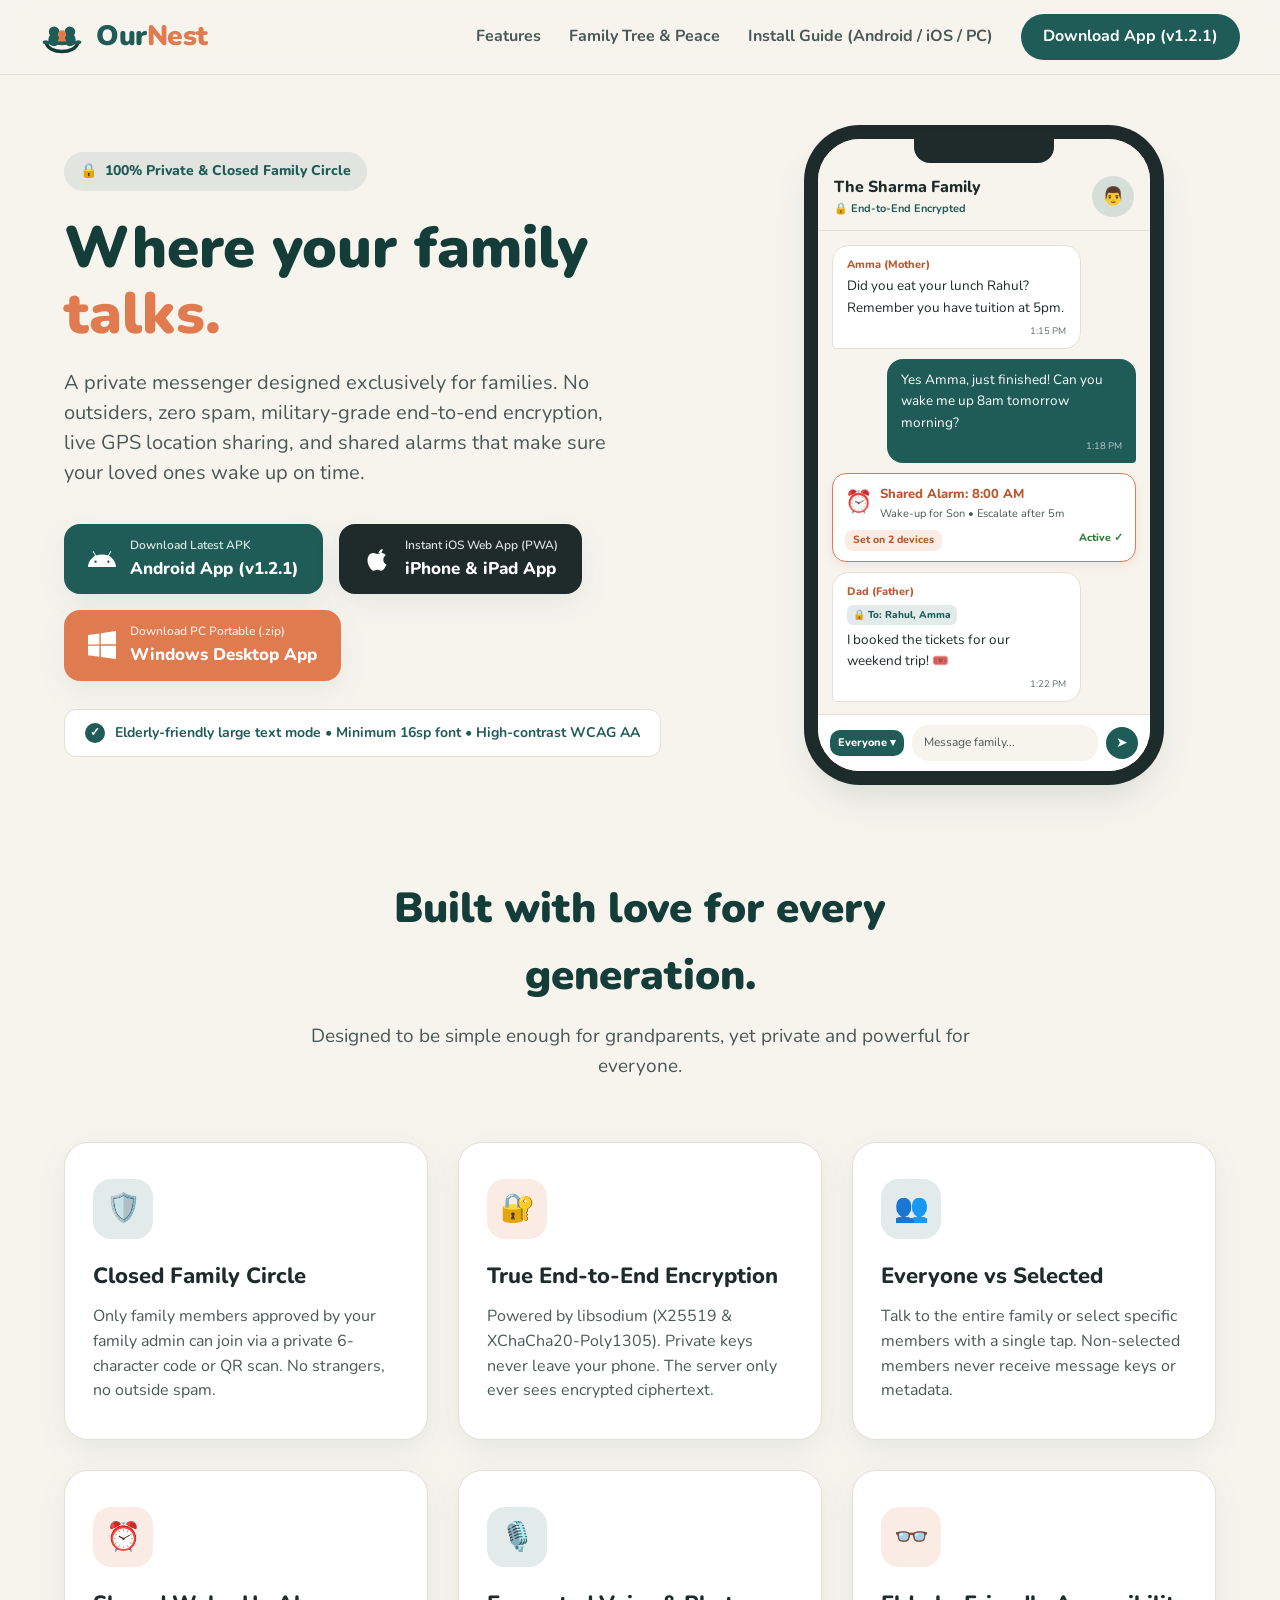
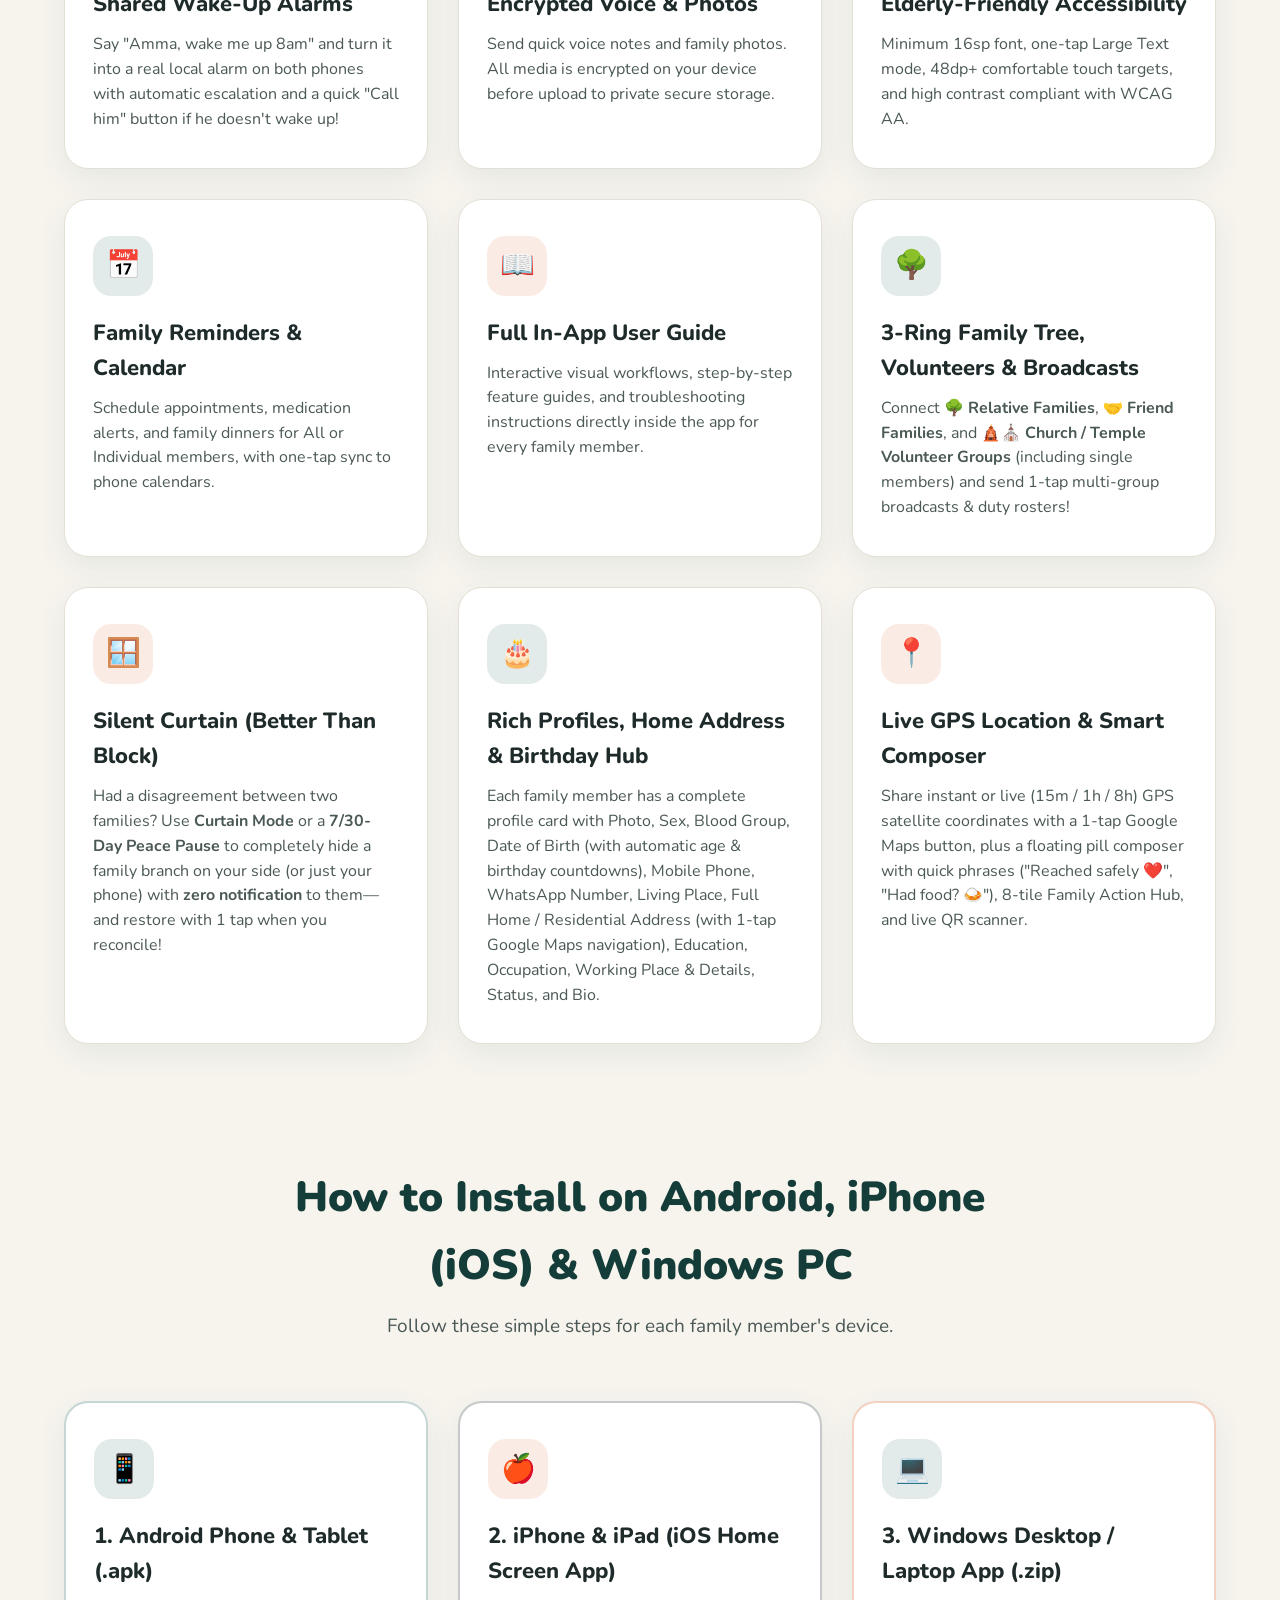
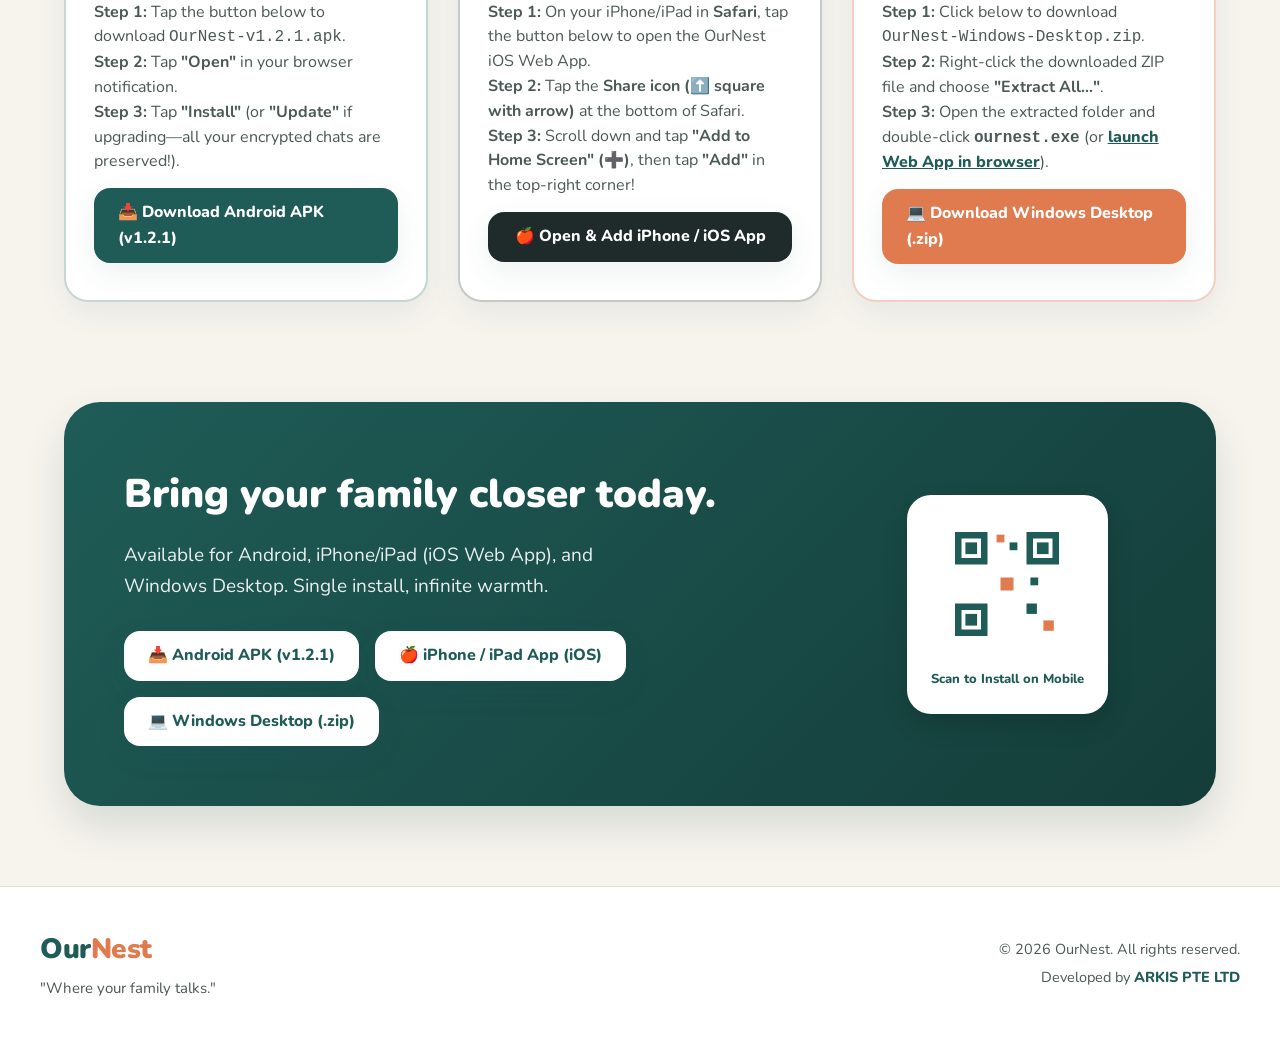
<file: index.html>
<!DOCTYPE html>
<html lang="en">
<head>
  <meta charset="UTF-8">
  <meta name="viewport" content="width=device-width, initial-scale=1.0">
  <title>OurNest — Where your family talks.</title>
  <meta name="description" content="OurNest is a private, family-only messenger with end-to-end encryption, audience controls (Everyone vs Selected), and shared wake-up alarms for Android and iOS. Developed by ARKIS PTE LTD.">
  <link rel="preconnect" href="https://fonts.googleapis.com">
  <link rel="preconnect" href="https://fonts.gstatic.com" crossorigin>
  <link href="https://fonts.googleapis.com/css2?family=Nunito:wght@400;600;700;800;900&display=swap" rel="stylesheet">
  <style>
:root {
  --primary-teal: #1F5C57;
  --primary-teal-dark: #143D39;
  --primary-teal-light: #2E8079;
  --accent-coral: #E07A4F;
  --accent-coral-dark: #BA5A32;
  --accent-coral-light: #EA9673;
  --bg-sand: #F7F4EE;
  --surface-white: #FFFFFF;
  --text-dark: #1E2B2A;
  --text-muted: #4A5856;
  --border-light: #E5E0D5;
  --radius-lg: 24px;
  --radius-md: 16px;
  --shadow-soft: 0 10px 30px rgba(31, 92, 87, 0.08);
  --shadow-strong: 0 20px 40px rgba(20, 61, 57, 0.14);
}

* {
  box-sizing: border-box;
  margin: 0;
  padding: 0;
}

body {
  font-family: 'Nunito', -apple-system, BlinkMacSystemFont, 'Segoe UI', Roboto, sans-serif;
  background-color: var(--bg-sand);
  color: var(--text-dark);
  line-height: 1.6;
  overflow-x: hidden;
}

/* Navbar */
.navbar {
  position: sticky;
  top: 0;
  z-index: 100;
  background: rgba(247, 244, 238, 0.92);
  backdrop-filter: blur(12px);
  border-bottom: 1px solid var(--border-light);
  padding: 14px 24px;
}

.nav-container {
  max-width: 1200px;
  margin: 0 auto;
  display: flex;
  justify-content: space-between;
  align-items: center;
}

.logo-wrapper {
  display: flex;
  align-items: center;
  gap: 12px;
}

.wordmark {
  font-size: 28px;
  font-weight: 900;
  letter-spacing: -0.5px;
}

.wordmark .our {
  color: var(--primary-teal);
}

.wordmark .nest {
  color: var(--accent-coral);
}

.nav-links {
  display: flex;
  align-items: center;
  gap: 28px;
}

.nav-links a {
  text-decoration: none;
  color: var(--text-muted);
  font-weight: 700;
  font-size: 16px;
  transition: color 0.2s ease;
}

.nav-links a:hover {
  color: var(--primary-teal);
}

.nav-cta {
  background: var(--primary-teal);
  color: #FFFFFF !important;
  padding: 10px 22px;
  border-radius: 30px;
  transition: all 0.25s ease;
}

.nav-cta:hover {
  background: var(--primary-teal-light);
  transform: translateY(-2px);
  box-shadow: 0 6px 16px rgba(31, 92, 87, 0.25);
}

/* Hero Section */
.hero-section {
  max-width: 1200px;
  margin: 60px auto;
  padding: 0 24px;
  display: grid;
  grid-template-columns: 1.15fr 0.85fr;
  align-items: center;
  gap: 60px;
}

.badge-pill {
  display: inline-flex;
  align-items: center;
  gap: 8px;
  background: rgba(31, 92, 87, 0.1);
  color: var(--primary-teal);
  padding: 8px 16px;
  border-radius: 30px;
  font-weight: 800;
  font-size: 14px;
  margin-bottom: 24px;
}

.hero-title {
  font-size: 58px;
  font-weight: 900;
  line-height: 1.15;
  color: var(--primary-teal-dark);
  margin-bottom: 20px;
}

.coral-highlight {
  color: var(--accent-coral);
}

.hero-subtitle {
  font-size: 20px;
  color: var(--text-muted);
  line-height: 1.5;
  margin-bottom: 36px;
  max-width: 560px;
}

.hero-actions {
  display: flex;
  flex-wrap: wrap;
  gap: 16px;
  margin-bottom: 28px;
}

.store-btn {
  display: inline-flex;
  align-items: center;
  gap: 14px;
  padding: 12px 24px;
  border-radius: var(--radius-md);
  text-decoration: none;
  transition: all 0.25s ease;
  min-width: 210px;
  box-shadow: var(--shadow-soft);
}

.android-btn {
  background: var(--primary-teal);
  color: #FFFFFF;
}

.android-btn:hover {
  background: var(--primary-teal-dark);
  transform: translateY(-3px);
  box-shadow: var(--shadow-strong);
}

.ios-btn {
  background: #1E2B2A;
  color: #FFFFFF;
}

.ios-btn:hover {
  background: #000000;
  transform: translateY(-3px);
  box-shadow: var(--shadow-strong);
}

.desktop-btn {
  background: var(--accent-coral);
  color: #FFFFFF;
}

.desktop-btn:hover {
  background: var(--accent-coral-dark);
  transform: translateY(-3px);
  box-shadow: var(--shadow-strong);
}

.store-text {
  display: flex;
  flex-direction: column;
}

.store-text .subtext {
  font-size: 12px;
  font-weight: 600;
  opacity: 0.85;
}

.store-text .maintext {
  font-size: 17px;
  font-weight: 800;
}

.elderly-badge {
  display: flex;
  align-items: center;
  gap: 10px;
  font-size: 14px;
  font-weight: 700;
  color: var(--primary-teal);
  background: #FFFFFF;
  padding: 12px 20px;
  border-radius: 12px;
  border: 1px solid var(--border-light);
  width: fit-content;
}

.elderly-badge .check-icon {
  background: var(--primary-teal);
  color: #FFFFFF;
  border-radius: 50%;
  width: 20px;
  height: 20px;
  display: inline-flex;
  align-items: center;
  justify-content: center;
  font-size: 12px;
  font-weight: 900;
}

/* Phone Mockup */
.hero-mockup {
  display: flex;
  justify-content: center;
}

.phone-frame {
  width: 340px;
  height: 640px;
  background: #FFFFFF;
  border-radius: 46px;
  box-shadow: var(--shadow-strong), 0 0 0 10px #1E2B2A;
  border: 4px solid #1E2B2A;
  display: flex;
  flex-direction: column;
  overflow: hidden;
  position: relative;
}

.phone-notch {
  width: 140px;
  height: 24px;
  background: #1E2B2A;
  position: absolute;
  top: 0;
  left: 50%;
  transform: translateX(-50%);
  border-bottom-left-radius: 16px;
  border-bottom-right-radius: 16px;
  z-index: 10;
}

.mockup-header {
  padding: 36px 16px 12px 16px;
  background: var(--bg-sand);
  border-bottom: 1px solid var(--border-light);
  display: flex;
  justify-content: space-between;
  align-items: center;
}

.mockup-family-name {
  display: block;
  font-weight: 800;
  font-size: 16px;
  color: var(--text-dark);
}

.mockup-e2ee-tag {
  display: block;
  font-size: 11px;
  font-weight: 700;
  color: var(--primary-teal);
}

.mockup-avatar {
  background: rgba(31, 92, 87, 0.15);
  border-radius: 50%;
  padding: 6px 10px;
  font-size: 18px;
}

.mockup-chat-body {
  flex: 1;
  background: var(--bg-sand);
  padding: 14px;
  display: flex;
  flex-direction: column;
  gap: 10px;
  overflow-y: hidden;
}

.mockup-bubble {
  max-width: 82%;
  padding: 10px 14px;
  border-radius: 16px;
  font-size: 13.5px;
  position: relative;
}

.mockup-bubble.other {
  align-self: flex-start;
  background: #FFFFFF;
  color: var(--text-dark);
  border: 1px solid var(--border-light);
  border-bottom-left-radius: 4px;
}

.mockup-bubble.mine {
  align-self: flex-end;
  background: var(--primary-teal);
  color: #FFFFFF;
  border-bottom-right-radius: 4px;
}

.sender-tag {
  display: block;
  font-size: 11px;
  font-weight: 800;
  color: var(--accent-coral-dark);
  margin-bottom: 2px;
}

.selected-pill {
  display: inline-block;
  background: rgba(31, 92, 87, 0.12);
  color: var(--primary-teal);
  padding: 2px 6px;
  border-radius: 6px;
  font-size: 10px;
  font-weight: 800;
  margin-bottom: 4px;
}

.msg-time {
  display: block;
  text-align: right;
  font-size: 9.5px;
  opacity: 0.7;
  margin-top: 4px;
}

/* Shared Alarm Mockup Card */
.mockup-alarm-card {
  background: #FFFFFF;
  border: 1.5px solid var(--accent-coral);
  border-radius: 14px;
  padding: 10px 12px;
  box-shadow: 0 4px 10px rgba(224, 122, 79, 0.12);
}

.alarm-header {
  display: flex;
  align-items: center;
  gap: 8px;
}

.alarm-icon {
  font-size: 22px;
}

.alarm-title {
  display: block;
  font-weight: 800;
  font-size: 13px;
  color: var(--accent-coral-dark);
}

.alarm-subtitle {
  display: block;
  font-size: 11px;
  color: var(--text-muted);
}

.alarm-actions {
  display: flex;
  justify-content: space-between;
  margin-top: 8px;
  font-size: 10.5px;
  font-weight: 800;
}

.alarm-badge {
  background: rgba(224, 122, 79, 0.15);
  color: var(--accent-coral-dark);
  padding: 2px 8px;
  border-radius: 8px;
}

.alarm-status {
  color: #2E7D32;
}

.mockup-input-bar {
  padding: 10px 12px;
  background: #FFFFFF;
  border-top: 1px solid var(--border-light);
  display: flex;
  align-items: center;
  gap: 8px;
}

.mockup-audience-pill {
  background: var(--primary-teal);
  color: #FFFFFF;
  padding: 4px 8px;
  border-radius: 10px;
  font-size: 11px;
  font-weight: 800;
}

.mockup-input-field {
  flex: 1;
  background: var(--bg-sand);
  padding: 8px 12px;
  border-radius: 16px;
  font-size: 12px;
  color: var(--text-muted);
}

.mockup-send-btn {
  background: var(--primary-teal);
  color: #FFFFFF;
  width: 32px;
  height: 32px;
  border-radius: 50%;
  display: flex;
  align-items: center;
  justify-content: center;
  font-size: 14px;
}

/* Features Section */
.features-section {
  max-width: 1200px;
  margin: 100px auto;
  padding: 0 24px;
}

.section-header {
  text-align: center;
  max-width: 700px;
  margin: 0 auto 60px auto;
}

.section-title {
  font-size: 42px;
  font-weight: 900;
  color: var(--primary-teal-dark);
  margin-bottom: 12px;
}

.section-desc {
  font-size: 19px;
  color: var(--text-muted);
}

.features-grid {
  display: grid;
  grid-template-columns: repeat(auto-fit, minmax(340px, 1fr));
  gap: 30px;
}

.feature-card {
  background: var(--surface-white);
  padding: 36px 28px;
  border-radius: var(--radius-lg);
  border: 1px solid var(--border-light);
  box-shadow: var(--shadow-soft);
  transition: transform 0.25s ease, box-shadow 0.25s ease;
}

.feature-card:hover {
  transform: translateY(-4px);
  box-shadow: var(--shadow-strong);
}

.feature-icon-wrapper {
  width: 60px;
  height: 60px;
  border-radius: 18px;
  display: flex;
  align-items: center;
  justify-content: center;
  font-size: 28px;
  margin-bottom: 20px;
}

.teal-icon {
  background: rgba(31, 92, 87, 0.12);
}

.coral-icon {
  background: rgba(224, 122, 79, 0.15);
}

.feature-heading {
  font-size: 22px;
  font-weight: 800;
  color: var(--text-dark);
  margin-bottom: 10px;
}

.feature-text {
  font-size: 16px;
  color: var(--text-muted);
  line-height: 1.55;
}

/* Download Section */
.download-section {
  max-width: 1200px;
  margin: 80px auto;
  padding: 0 24px;
}

.download-box {
  background: linear-gradient(135deg, var(--primary-teal) 0%, var(--primary-teal-dark) 100%);
  color: #FFFFFF;
  border-radius: 36px;
  padding: 60px;
  display: grid;
  grid-template-columns: 1.4fr 0.6fr;
  align-items: center;
  gap: 40px;
  box-shadow: var(--shadow-strong);
}

.download-title {
  font-size: 40px;
  font-weight: 900;
  margin-bottom: 14px;
}

.download-desc {
  font-size: 19px;
  opacity: 0.9;
  margin-bottom: 30px;
  max-width: 500px;
}

.download-buttons-row {
  display: flex;
  flex-wrap: wrap;
  gap: 16px;
}

.download-buttons-row .store-btn {
  background: #FFFFFF;
  color: var(--primary-teal);
  font-weight: 800;
}

.download-buttons-row .store-btn:hover {
  background: var(--bg-sand);
  color: var(--primary-teal-dark);
}

.download-qr-side {
  display: flex;
  justify-content: center;
}

.qr-card {
  background: #FFFFFF;
  color: var(--text-dark);
  padding: 24px;
  border-radius: 24px;
  text-align: center;
  box-shadow: 0 10px 24px rgba(0, 0, 0, 0.15);
}

.qr-label {
  display: block;
  margin-top: 12px;
  font-size: 13px;
  font-weight: 800;
  color: var(--primary-teal);
}

/* Footer */
.footer {
  background: var(--surface-white);
  border-top: 1px solid var(--border-light);
  padding: 40px 24px;
  margin-top: 60px;
}

.footer-container {
  max-width: 1200px;
  margin: 0 auto;
  display: flex;
  justify-content: space-between;
  align-items: center;
  flex-wrap: wrap;
  gap: 24px;
}

.footer-tagline {
  font-size: 15px;
  color: var(--text-muted);
  margin-top: 4px;
}

.footer-legal {
  text-align: right;
  font-size: 14.5px;
  color: var(--text-muted);
}

.copyright-line {
  margin-bottom: 4px;
}

.developer-line strong {
  color: var(--primary-teal);
  font-weight: 800;
}

/* Responsive adjustments */
@media (max-width: 900px) {
  .hero-section {
    grid-template-columns: 1fr;
    text-align: center;
    gap: 40px;
  }

  .hero-subtitle {
    margin-left: auto;
    margin-right: auto;
  }

  .hero-actions {
    justify-content: center;
  }

  .elderly-badge {
    margin: 0 auto;
  }

  .download-box {
    grid-template-columns: 1fr;
    text-align: center;
    padding: 40px 24px;
  }

  .download-desc {
    margin-left: auto;
    margin-right: auto;
  }

  .download-buttons-row {
    justify-content: center;
  }

  .footer-container {
    flex-direction: column;
    text-align: center;
  }

  .footer-legal {
    text-align: center;
  }
}

/* iOS Waitlist Modal */
.modal-overlay {
  position: fixed;
  inset: 0;
  background: rgba(20, 61, 57, 0.6);
  backdrop-filter: blur(8px);
  -webkit-backdrop-filter: blur(8px);
  display: flex;
  align-items: center;
  justify-content: center;
  z-index: 1000;
  opacity: 0;
  pointer-events: none;
  transition: opacity 0.25s ease;
  padding: 20px;
}

.modal-overlay.active {
  opacity: 1;
  pointer-events: auto;
}

.modal-card {
  background: var(--surface-white);
  border-radius: var(--radius-lg);
  max-width: 480px;
  width: 100%;
  padding: 36px 32px;
  box-shadow: 0 24px 60px rgba(20, 61, 57, 0.25);
  border: 1px solid var(--border-light);
  position: relative;
  transform: translateY(20px) scale(0.96);
  transition: transform 0.25s cubic-bezier(0.16, 1, 0.3, 1);
  text-align: center;
}

.modal-overlay.active .modal-card {
  transform: translateY(0) scale(1);
}

.modal-close {
  position: absolute;
  top: 18px;
  right: 18px;
  background: none;
  border: none;
  font-size: 24px;
  line-height: 1;
  color: var(--text-muted);
  cursor: pointer;
  padding: 6px;
  border-radius: 50%;
  transition: background 0.2s, color 0.2s;
}

.modal-close:hover {
  background: var(--bg-sand);
  color: var(--text-dark);
}

.modal-icon-badge {
  width: 64px;
  height: 64px;
  background: rgba(224, 122, 79, 0.12);
  color: var(--accent-coral);
  border-radius: 50%;
  display: flex;
  align-items: center;
  justify-content: center;
  margin: 0 auto 18px;
}

.modal-title {
  font-size: 24px;
  font-weight: 800;
  color: var(--primary-teal-dark);
  margin-bottom: 10px;
}

.modal-desc {
  font-size: 15px;
  color: var(--text-muted);
  margin-bottom: 24px;
  line-height: 1.55;
}

.modal-form {
  display: flex;
  flex-direction: column;
  gap: 12px;
}

.modal-input {
  width: 100%;
  padding: 14px 18px;
  border: 1.5px solid var(--border-light);
  border-radius: var(--radius-md);
  font-family: inherit;
  font-size: 15px;
  outline: none;
  transition: border-color 0.2s, box-shadow 0.2s;
}

.modal-input:focus {
  border-color: var(--primary-teal);
  box-shadow: 0 0 0 3px rgba(31, 92, 87, 0.15);
}

.modal-btn {
  background: var(--accent-coral);
  color: #fff;
  border: none;
  padding: 14px 20px;
  font-size: 16px;
  font-weight: 700;
  font-family: inherit;
  border-radius: var(--radius-md);
  cursor: pointer;
  transition: background 0.2s, transform 0.1s;
}

.modal-btn:hover {
  background: var(--accent-coral-dark);
}

.modal-btn:active {
  transform: scale(0.98);
}

.modal-success {
  display: none;
  background: rgba(31, 92, 87, 0.08);
  border: 1px solid var(--primary-teal-light);
  padding: 16px;
  border-radius: var(--radius-md);
  color: var(--primary-teal-dark);
  font-weight: 600;
  font-size: 15px;
  line-height: 1.5;
}


</style>
</head>
<body>

  <!-- Navigation Bar -->
  <header class="navbar">
    <div class="nav-container">
      <div class="logo-wrapper">
        <svg class="nest-logo" viewBox="0 0 100 100" width="44" height="44">
          <!-- Figures: Left Parent (Teal) -->
          <circle cx="32" cy="38" r="12" fill="#1F5C57" />
          <ellipse cx="32" cy="56" rx="13" ry="15" fill="#1F5C57" />
          <!-- Figures: Right Parent (Teal) -->
          <circle cx="68" cy="38" r="12" fill="#1F5C57" />
          <ellipse cx="68" cy="56" rx="13" ry="15" fill="#1F5C57" />
          <!-- Figures: Child (Warm Coral) -->
          <circle cx="50" cy="44" r="9.5" fill="#E07A4F" />
          <ellipse cx="50" cy="60" rx="9.5" ry="9.5" fill="#E07A4F" />
          <!-- Nest Bowl -->
          <path d="M 14 62 C 18 90, 82 90, 86 62" fill="none" stroke="#143D39" stroke-width="8" stroke-linecap="round" />
          <!-- Nest Rim -->
          <path d="M 10 62 Q 50 66, 90 62" fill="none" stroke="#1F5C57" stroke-width="8" stroke-linecap="round" />
        </svg>
        <span class="wordmark"><span class="our">Our</span><span class="nest">Nest</span></span>
      </div>
      <nav class="nav-links">
        <a href="#features">Features</a>
        <a href="#family-tree">Family Tree &amp; Peace</a>
        <a href="#install-guide">Install Guide (Android / iOS / PC)</a>
        <a href="ournest.apk?v=1.2.1" download="OurNest-v1.2.1.apk" class="nav-cta">Download App (v1.2.1)</a>
      </nav>
    </div>
  </header>

  <!-- Hero Section -->
  <section class="hero-section">
    <div class="hero-content">
      <div class="badge-pill">
        <span class="lock-icon">🔒</span> 100% Private &amp; Closed Family Circle
      </div>
      <h1 class="hero-title">Where your family <span class="coral-highlight">talks.</span></h1>
      <p class="hero-subtitle">
        A private messenger designed exclusively for families. No outsiders, zero spam, military-grade end-to-end encryption, live GPS location sharing, and shared alarms that make sure your loved ones wake up on time.
      </p>

      <div class="hero-actions" id="download">
        <!-- 1. Android APK Download -->
        <a href="ournest.apk?v=1.2.1" download="OurNest-v1.2.1.apk" class="store-btn android-btn">
          <svg class="store-icon" viewBox="0 0 24 24" width="28" height="28" fill="currentColor">
            <path d="M17.523 15.3414c-.5511 0-.9993-.4486-.9993-1.0001 0-.5515.4482-1.0001.9993-1.0001.5516 0 .9997.4486.9997 1.0001 0 .5515-.4481 1.0001-.9997 1.0001m-11.046 0c-.5511 0-.9993-.4486-.9993-1.0001 0-.5515.4482-1.0001.9993-1.0001.5516 0 .9997.4486.9997 1.0001 0 .5515-.4481 1.0001-.9997 1.0001m11.4045-6.02l1.9973-3.4592a.416.416 0 00-.1521-.5676.416.416 0 00-.5676.1521l-2.0223 3.503C15.5902 8.4116 13.8533 8.125 12 8.125c-1.8533 0-3.5902.2866-5.1368.8247L4.8409 5.4467a.4161.4161 0 00-.5677-.1521.4157.4157 0 00-.1521.5676l1.9973 3.4592C2.6889 11.1867.3432 14.6589 0 18.75h24c-.3432-4.0911-2.6889-7.5633-6.1185-9.4286"/>
          </svg>
          <div class="store-text">
            <span class="subtext">Download Latest APK</span>
            <span class="maintext">Android App (v1.2.1)</span>
          </div>
        </a>

        <!-- 2. iPhone / iPad PWA Web App -->
        <a href="app/index.html" class="store-btn ios-btn">
          <svg class="store-icon" viewBox="0 0 24 24" width="28" height="28" fill="currentColor">
            <path d="M18.71 19.5c-.83 1.24-1.71 2.45-3.05 2.47-1.34.03-1.77-.79-3.29-.79-1.53 0-2 .77-3.27.82-1.31.05-2.3-1.32-3.14-2.53C4.25 17 2.94 12.45 4.7 9.39c.87-1.52 2.43-2.48 4.12-2.51 1.28-.02 2.5.87 3.29.87.78 0 2.26-1.07 3.81-.91.65.03 2.47.26 3.64 1.98-.09.06-2.17 1.28-2.15 3.81.03 3.02 2.65 4.03 2.68 4.04-.03.07-.42 1.44-1.38 2.83M15.97 6.37c.62-.75 1.04-1.8 0.92-2.85-.9.04-1.99.6-2.63 1.35-.57.65-.99 1.71-.86 2.73.99.08 2.02-.51 2.57-1.23"/>
          </svg>
          <div class="store-text">
            <span class="subtext">Instant iOS Web App (PWA)</span>
            <span class="maintext">iPhone &amp; iPad App</span>
          </div>
        </a>

        <!-- 3. Windows Desktop App -->
        <a href="OurNest-Windows-Desktop.zip" download="OurNest-Windows-Desktop.zip" class="store-btn desktop-btn">
          <svg class="store-icon" viewBox="0 0 24 24" width="28" height="28" fill="currentColor">
            <path d="M0 3.449L9.75 2.1v9.451H0m10.949-9.602L24 0v11.4H10.949M0 12.6h9.75v9.451L0 20.699M10.949 12.6H24V24l-12.9-1.801"/>
          </svg>
          <div class="store-text">
            <span class="subtext">Download PC Portable (.zip)</span>
            <span class="maintext">Windows Desktop App</span>
          </div>
        </a>
      </div>

      <div class="elderly-badge">
        <span class="check-icon">✓</span> Elderly-friendly large text mode • Minimum 16sp font • High-contrast WCAG AA
      </div>
    </div>

    <!-- Interactive Mockup Card -->
    <div class="hero-mockup">
      <div class="phone-frame">
        <div class="phone-notch"></div>
        <div class="mockup-header">
          <div class="mockup-header-title">
            <span class="mockup-family-name">The Sharma Family</span>
            <span class="mockup-e2ee-tag">🔒 End-to-End Encrypted</span>
          </div>
          <span class="mockup-avatar">👨</span>
        </div>

        <div class="mockup-chat-body">
          <div class="mockup-bubble other">
            <span class="sender-tag">Amma (Mother)</span>
            <p>Did you eat your lunch Rahul? Remember you have tuition at 5pm.</p>
            <span class="msg-time">1:15 PM</span>
          </div>

          <div class="mockup-bubble mine">
            <p>Yes Amma, just finished! Can you wake me up 8am tomorrow morning?</p>
            <span class="msg-time">1:18 PM</span>
          </div>

          <!-- Shared Alarm Card Preview -->
          <div class="mockup-alarm-card">
            <div class="alarm-header">
              <span class="alarm-icon">⏰</span>
              <div class="alarm-title-group">
                <span class="alarm-title">Shared Alarm: 8:00 AM</span>
                <span class="alarm-subtitle">Wake-up for Son • Escalate after 5m</span>
              </div>
            </div>
            <div class="alarm-actions">
              <span class="alarm-badge">Set on 2 devices</span>
              <span class="alarm-status">Active ✓</span>
            </div>
          </div>

          <div class="mockup-bubble other">
            <span class="sender-tag">Dad (Father)</span>
            <span class="selected-pill">🔒 To: Rahul, Amma</span>
            <p>I booked the tickets for our weekend trip! 🎟️</p>
            <span class="msg-time">1:22 PM</span>
          </div>
        </div>

        <div class="mockup-input-bar">
          <div class="mockup-audience-pill">Everyone ▾</div>
          <div class="mockup-input-field">Message family...</div>
          <div class="mockup-send-btn">➤</div>
        </div>
      </div>
    </div>
  </section>

  <!-- Key Features Grid -->
  <section class="features-section" id="features">
    <div class="section-header">
      <h2 class="section-title">Built with love for every generation.</h2>
      <p class="section-desc">Designed to be simple enough for grandparents, yet private and powerful for everyone.</p>
    </div>

    <div class="features-grid">
      <!-- Feature 1 -->
      <div class="feature-card">
        <div class="feature-icon-wrapper teal-icon">
          <span>🛡️</span>
        </div>
        <h3 class="feature-heading">Closed Family Circle</h3>
        <p class="feature-text">
          Only family members approved by your family admin can join via a private 6-character code or QR scan. No strangers, no outside spam.
        </p>
      </div>

      <!-- Feature 2 -->
      <div class="feature-card">
        <div class="feature-icon-wrapper coral-icon">
          <span>🔐</span>
        </div>
        <h3 class="feature-heading">True End-to-End Encryption</h3>
        <p class="feature-text">
          Powered by libsodium (X25519 &amp; XChaCha20-Poly1305). Private keys never leave your phone. The server only ever sees encrypted ciphertext.
        </p>
      </div>

      <!-- Feature 3 -->
      <div class="feature-card">
        <div class="feature-icon-wrapper teal-icon">
          <span>👥</span>
        </div>
        <h3 class="feature-heading">Everyone vs Selected</h3>
        <p class="feature-text">
          Talk to the entire family or select specific members with a single tap. Non-selected members never receive message keys or metadata.
        </p>
      </div>

      <!-- Feature 4 -->
      <div class="feature-card">
        <div class="feature-icon-wrapper coral-icon">
          <span>⏰</span>
        </div>
        <h3 class="feature-heading">Shared Wake-Up Alarms</h3>
        <p class="feature-text">
          Say "Amma, wake me up 8am" and turn it into a real local alarm on both phones with automatic escalation and a quick "Call him" button if he doesn't wake up!
        </p>
      </div>

      <!-- Feature 5 -->
      <div class="feature-card">
        <div class="feature-icon-wrapper teal-icon">
          <span>🎙️</span>
        </div>
        <h3 class="feature-heading">Encrypted Voice &amp; Photos</h3>
        <p class="feature-text">
          Send quick voice notes and family photos. All media is encrypted on your device before upload to private secure storage.
        </p>
      </div>

      <!-- Feature 6 -->
      <div class="feature-card">
        <div class="feature-icon-wrapper coral-icon">
          <span>👓</span>
        </div>
        <h3 class="feature-heading">Elderly-Friendly Accessibility</h3>
        <p class="feature-text">
          Minimum 16sp font, one-tap Large Text mode, 48dp+ comfortable touch targets, and high contrast compliant with WCAG AA.
        </p>
      </div>

      <!-- Feature 7 -->
      <div class="feature-card">
        <div class="feature-icon-wrapper teal-icon">
          <span>📅</span>
        </div>
        <h3 class="feature-heading">Family Reminders &amp; Calendar</h3>
        <p class="feature-text">
          Schedule appointments, medication alerts, and family dinners for All or Individual members, with one-tap sync to phone calendars.
        </p>
      </div>

      <!-- Feature 8 -->
      <div class="feature-card">
        <div class="feature-icon-wrapper coral-icon">
          <span>📖</span>
        </div>
        <h3 class="feature-heading">Full In-App User Guide</h3>
        <p class="feature-text">
          Interactive visual workflows, step-by-step feature guides, and troubleshooting instructions directly inside the app for every family member.
        </p>
      </div>

      <!-- Feature 9: Connected Family Tree, Volunteers & Broadcast Hub -->
      <div class="feature-card" id="family-tree">
        <div class="feature-icon-wrapper teal-icon">
          <span>🌳</span>
        </div>
        <h3 class="feature-heading">3-Ring Family Tree, Volunteers &amp; Broadcasts</h3>
        <p class="feature-text">
          Connect <strong>🌳 Relative Families</strong>, <strong>🤝 Friend Families</strong>, and <strong>🛕⛪ Church / Temple Volunteer Groups</strong> (including single members) and send 1-tap multi-group broadcasts &amp; duty rosters!
        </p>
      </div>

      <!-- Feature 10: Silent Curtain (Peace & Hide Mode) -->
      <div class="feature-card">
        <div class="feature-icon-wrapper coral-icon">
          <span>🪟</span>
        </div>
        <h3 class="feature-heading">Silent Curtain (Better Than Block)</h3>
        <p class="feature-text">
          Had a disagreement between two families? Use <strong>Curtain Mode</strong> or a <strong>7/30-Day Peace Pause</strong> to completely hide a family branch on your side (or just your phone) with <strong>zero notification</strong> to them—and restore with 1 tap when you reconcile!
        </p>
      </div>

      <!-- Feature 11: Rich Personal Profiles & Birthday Reminders -->
      <div class="feature-card">
        <div class="feature-icon-wrapper teal-icon">
          <span>🎂</span>
        </div>
        <h3 class="feature-heading">Rich Profiles, Home Address &amp; Birthday Hub</h3>
        <p class="feature-text">
          Each family member has a complete profile card with Photo, Sex, Blood Group, Date of Birth (with automatic age &amp; birthday countdowns), Mobile Phone, WhatsApp Number, Living Place, Full Home / Residential Address (with 1-tap Google Maps navigation), Education, Occupation, Working Place &amp; Details, Status, and Bio.
        </p>
      </div>

      <!-- Feature 12: Smart Family Composer & Live Location -->
      <div class="feature-card">
        <div class="feature-icon-wrapper coral-icon">
          <span>📍</span>
        </div>
        <h3 class="feature-heading">Live GPS Location &amp; Smart Composer</h3>
        <p class="feature-text">
          Share instant or live (15m / 1h / 8h) GPS satellite coordinates with a 1-tap Google Maps button, plus a floating pill composer with quick phrases ("Reached safely ❤️", "Had food? 🍛"), 8-tile Family Action Hub, and live QR scanner.
        </p>
      </div>
    </div>
  </section>

  <!-- Step-by-Step Platform Installation Guide Section -->
  <section class="features-section" id="install-guide" style="padding-top: 20px;">
    <div class="section-header">
      <h2 class="section-title">How to Install on Android, iPhone (iOS) &amp; Windows PC</h2>
      <p class="section-desc">Follow these simple steps for each family member's device.</p>
    </div>

    <div class="features-grid">
      <!-- 1. Android Installation Guide -->
      <div class="feature-card" style="border: 2px solid rgba(31, 92, 87, 0.25);">
        <div class="feature-icon-wrapper teal-icon">
          <span>📱</span>
        </div>
        <h3 class="feature-heading">1. Android Phone &amp; Tablet (.apk)</h3>
        <p class="feature-text" style="margin-bottom: 14px;">
          <strong>Step 1:</strong> Tap the button below to download <code>OurNest-v1.2.1.apk</code>.<br/>
          <strong>Step 2:</strong> Tap <strong>"Open"</strong> in your browser notification.<br/>
          <strong>Step 3:</strong> Tap <strong>"Install"</strong> (or <strong>"Update"</strong> if upgrading—all your encrypted chats are preserved!).
        </p>
        <a href="ournest.apk?v=1.2.1" download="OurNest-v1.2.1.apk" class="store-btn android-btn" style="width: 100%; justify-content: center;">
          <span class="btn-text" style="font-weight: 800;">📥 Download Android APK (v1.2.1)</span>
        </a>
      </div>

      <!-- 2. iPhone / iPad (iOS PWA) Installation Guide -->
      <div class="feature-card" style="border: 2px solid rgba(30, 43, 42, 0.25);">
        <div class="feature-icon-wrapper coral-icon">
          <span>🍎</span>
        </div>
        <h3 class="feature-heading">2. iPhone &amp; iPad (iOS Home Screen App)</h3>
        <p class="feature-text" style="margin-bottom: 14px;">
          <strong>Step 1:</strong> On your iPhone/iPad in <strong>Safari</strong>, tap the button below to open the OurNest iOS Web App.<br/>
          <strong>Step 2:</strong> Tap the <strong>Share icon (⬆️ square with arrow)</strong> at the bottom of Safari.<br/>
          <strong>Step 3:</strong> Scroll down and tap <strong>"Add to Home Screen" (➕)</strong>, then tap <strong>"Add"</strong> in the top-right corner!
        </p>
        <a href="app/index.html" class="store-btn ios-btn" style="width: 100%; justify-content: center;">
          <span class="btn-text" style="font-weight: 800;">🍎 Open &amp; Add iPhone / iOS App</span>
        </a>
      </div>

      <!-- 3. Windows Desktop Installation Guide -->
      <div class="feature-card" style="border: 2px solid rgba(224, 122, 79, 0.35);">
        <div class="feature-icon-wrapper teal-icon">
          <span>💻</span>
        </div>
        <h3 class="feature-heading">3. Windows Desktop / Laptop App (.zip)</h3>
        <p class="feature-text" style="margin-bottom: 14px;">
          <strong>Step 1:</strong> Click below to download <code>OurNest-Windows-Desktop.zip</code>.<br/>
          <strong>Step 2:</strong> Right-click the downloaded ZIP file and choose <strong>"Extract All..."</strong>.<br/>
          <strong>Step 3:</strong> Open the extracted folder and double-click <strong><code>ournest.exe</code></strong> (or <a href="app/index.html" style="color: var(--primary-teal); font-weight: 800;">launch Web App in browser</a>).
        </p>
        <a href="OurNest-Windows-Desktop.zip" download="OurNest-Windows-Desktop.zip" class="store-btn desktop-btn" style="width: 100%; justify-content: center;">
          <span class="btn-text" style="font-weight: 800;">💻 Download Windows Desktop (.zip)</span>
        </a>
      </div>
    </div>
  </section>

  <!-- Download & QR Code Section -->
  <section class="download-section">
    <div class="download-box">
      <div class="download-text-side">
        <h2 class="download-title">Bring your family closer today.</h2>
        <p class="download-desc">
          Available for Android, iPhone/iPad (iOS Web App), and Windows Desktop. Single install, infinite warmth.
        </p>
        <div class="download-buttons-row">
          <a href="ournest.apk?v=1.2.1" download="OurNest-v1.2.1.apk" class="store-btn android-btn">
            <span class="btn-text">📥 Android APK (v1.2.1)</span>
          </a>
          <a href="app/index.html" class="store-btn ios-btn">
            <span class="btn-text">🍎 iPhone / iPad App (iOS)</span>
          </a>
          <a href="OurNest-Windows-Desktop.zip" download="OurNest-Windows-Desktop.zip" class="store-btn desktop-btn">
            <span class="btn-text">💻 Windows Desktop (.zip)</span>
          </a>
        </div>
      </div>
      <div class="download-qr-side">
        <div class="qr-card">
          <svg viewBox="0 0 100 100" width="130" height="130" class="qr-code-svg">
            <rect width="100" height="100" fill="#FFFFFF"/>
            <!-- Corner 1 -->
            <rect x="10" y="10" width="25" height="25" fill="#1F5C57"/>
            <rect x="15" y="15" width="15" height="15" fill="#FFFFFF"/>
            <rect x="18" y="18" width="9" height="9" fill="#1F5C57"/>
            <!-- Corner 2 -->
            <rect x="65" y="10" width="25" height="25" fill="#1F5C57"/>
            <rect x="70" y="15" width="15" height="15" fill="#FFFFFF"/>
            <rect x="73" y="18" width="9" height="9" fill="#1F5C57"/>
            <!-- Corner 3 -->
            <rect x="10" y="65" width="25" height="25" fill="#1F5C57"/>
            <rect x="15" y="70" width="15" height="15" fill="#FFFFFF"/>
            <rect x="18" y="73" width="9" height="9" fill="#1F5C57"/>
            <!-- Sample Data Modules -->
            <rect x="42" y="12" width="6" height="6" fill="#E07A4F"/>
            <rect x="52" y="18" width="6" height="6" fill="#1F5C57"/>
            <rect x="45" y="45" width="10" height="10" fill="#E07A4F"/>
            <rect x="65" y="65" width="8" height="8" fill="#1F5C57"/>
            <rect x="78" y="78" width="8" height="8" fill="#E07A4F"/>
            <rect x="68" y="45" width="6" height="6" fill="#1F5C57"/>
          </svg>
          <span class="qr-label">Scan to Install on Mobile</span>
        </div>
      </div>
    </div>
  </section>

  <!-- Footer -->
  <footer class="footer">
    <div class="footer-container">
      <div class="footer-brand">
        <span class="wordmark"><span class="our">Our</span><span class="nest">Nest</span></span>
        <p class="footer-tagline">"Where your family talks."</p>
      </div>

      <div class="footer-legal">
        <p class="copyright-line">
          &copy; 2026 OurNest. All rights reserved.
        </p>
        <p class="developer-line">
          Developed by <strong>ARKIS PTE LTD</strong>
        </p>
      </div>
    </div>
  </footer>

  <!-- iOS TestFlight Waitlist Modal -->
  <div class="modal-overlay" id="iosModal" aria-hidden="true">
    <div class="modal-card">
      <button class="modal-close" id="modalCloseBtn" aria-label="Close modal">&times;</button>
      <div class="modal-icon-badge">
        <svg viewBox="0 0 24 24" width="32" height="32" fill="currentColor">
          <path d="M18.71 19.5c-.83 1.24-1.71 2.45-3.05 2.47-1.34.03-1.77-.79-3.29-.79-1.53 0-2 .77-3.27.82-1.31.05-2.3-1.32-3.14-2.53C4.25 17 2.94 12.45 4.7 9.39c.87-1.52 2.43-2.48 4.12-2.51 1.28-.02 2.5.87 3.29.87.78 0 2.26-1.07 3.81-.91.65.03 2.47.26 3.64 1.98-.09.06-2.17 1.28-2.15 3.81.03 3.02 2.65 4.03 2.68 4.04-.03.07-.42 1.44-1.38 2.83M15.97 6.37c.62-.75 1.04-1.8 0.92-2.85-.9.04-1.99.6-2.63 1.35-.57.65-.99 1.71-.86 2.73.99.08 2.02-.51 2.57-1.23"/>
        </svg>
      </div>
      <h3 class="modal-title">OurNest for iPhone</h3>
      <p class="modal-desc">
        The iOS version is currently in private testing prior to public App Store release. Enter your email below to receive an early invitation via <strong>Apple TestFlight</strong>.
      </p>

      <form class="modal-form" id="iosWaitlistForm" onsubmit="handleWaitlistSubmit(event)">
        <input 
          type="email" 
          id="waitlistEmail" 
          class="modal-input" 
          placeholder="Enter your email (e.g. name@icloud.com)" 
          required 
        />
        <button type="submit" class="modal-btn">Request TestFlight Invite</button>
      </form>

      <div class="modal-success" id="modalSuccess">
        🎉 Thank you! You've been added to the priority list. We will send your Apple TestFlight invitation link to your inbox!
      </div>
    </div>
  </div>

  <script>
    const modal = document.getElementById('iosModal');
    const closeBtn = document.getElementById('modalCloseBtn');
    const form = document.getElementById('iosWaitlistForm');
    const successMsg = document.getElementById('modalSuccess');

    // Note: .ios-btn now links directly to app/index.html (OurNest iOS PWA Web App)

    function closeModal() {
      modal.classList.remove('active');
      modal.setAttribute('aria-hidden', 'true');
    }

    closeBtn.addEventListener('click', closeModal);
    modal.addEventListener('click', (e) => {
      if (e.target === modal) closeModal();
    });

    document.addEventListener('keydown', (e) => {
      if (e.key === 'Escape' && modal.classList.contains('active')) {
        closeModal();
      }
    });

    function handleWaitlistSubmit(e) {
      e.preventDefault();
      const email = document.getElementById('waitlistEmail').value;
      if (!email) return;

      try {
        const list = JSON.parse(localStorage.getItem('ournest_ios_waitlist') || '[]');
        list.push({ email, date: new Date().toISOString() });
        localStorage.setItem('ournest_ios_waitlist', JSON.stringify(list));
      } catch (err) {}

      form.style.display = 'none';
      successMsg.style.display = 'block';

      setTimeout(() => {
        closeModal();
        setTimeout(() => {
          form.reset();
          form.style.display = 'flex';
          successMsg.style.display = 'none';
        }, 300);
      }, 3500);
    }
  </script>
</body>
</html>
</file>
